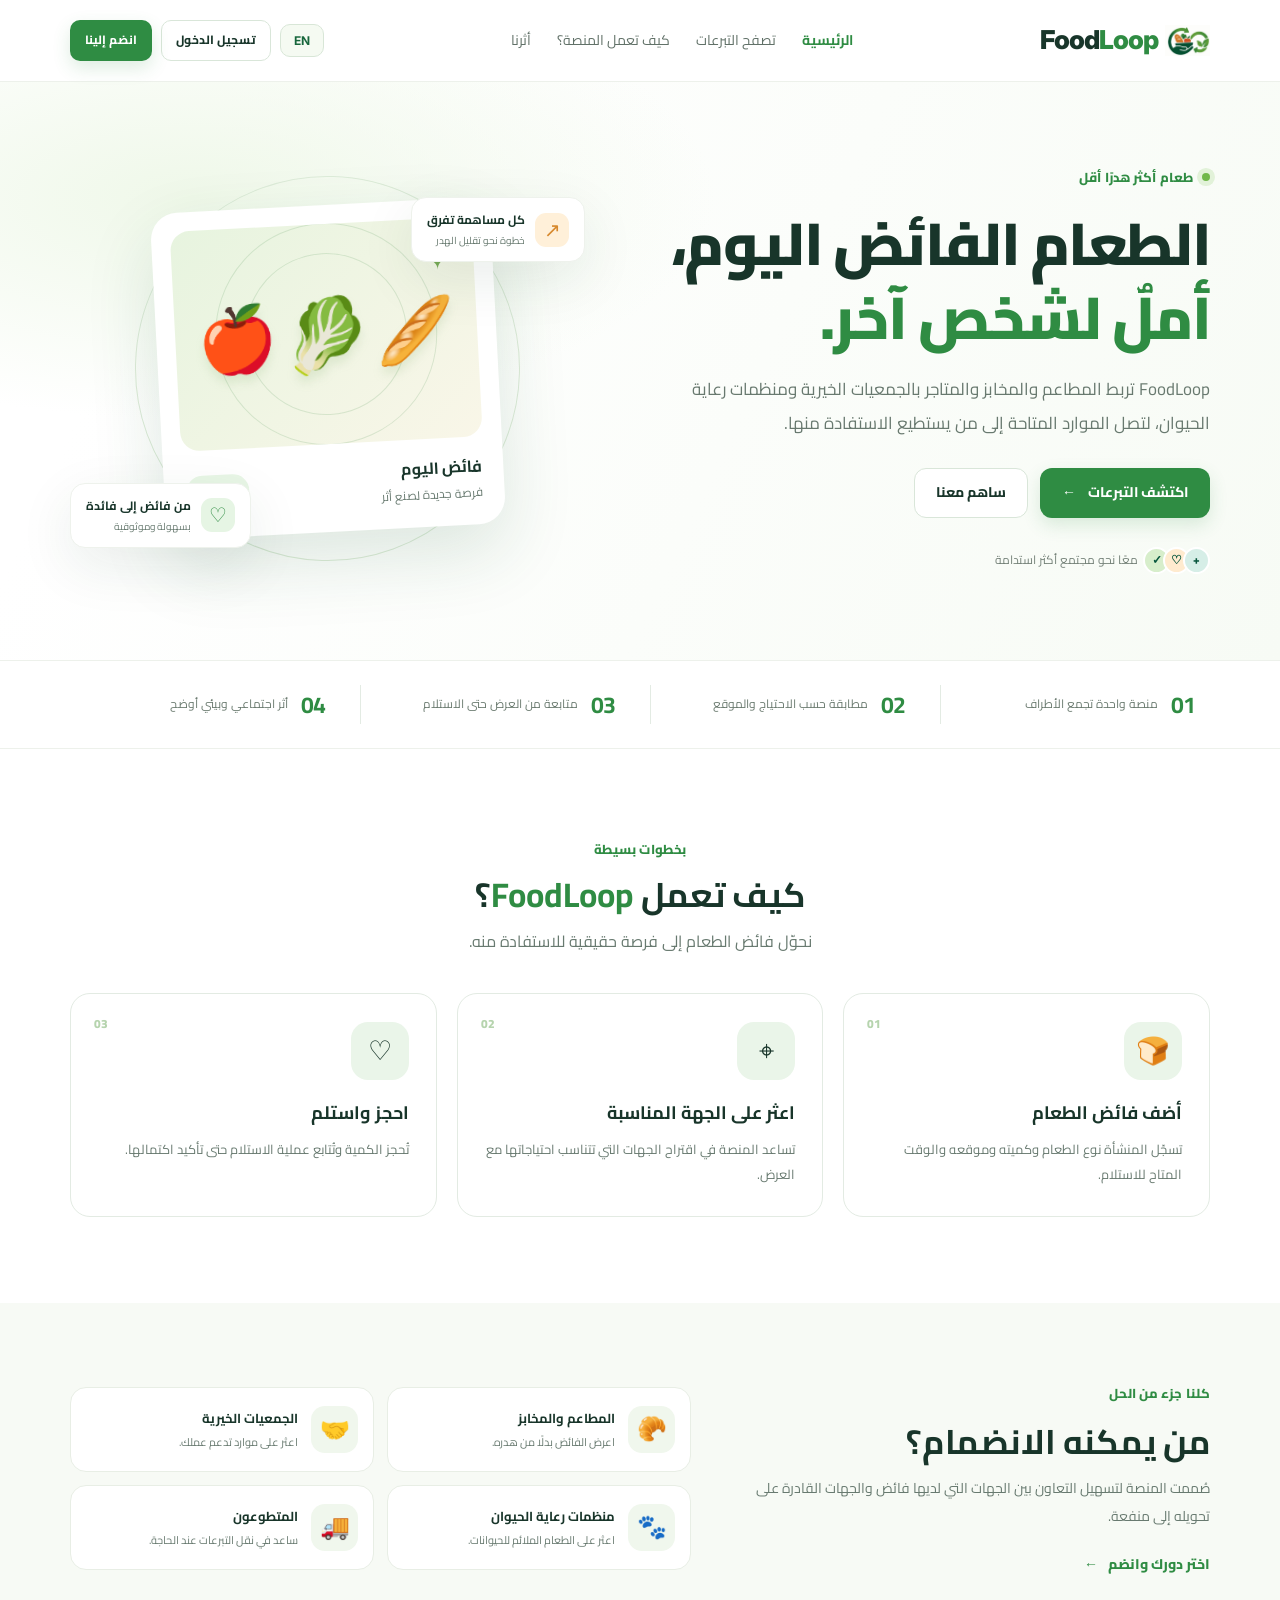
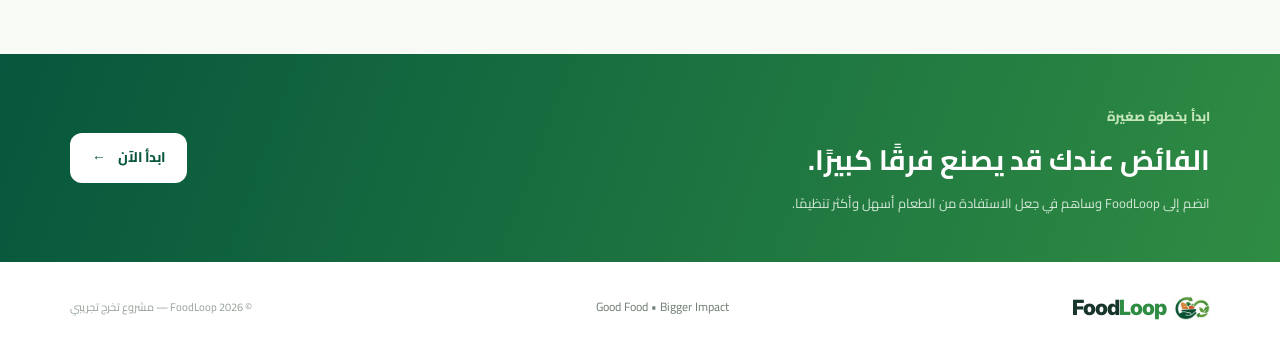
<file: index.html>
<!DOCTYPE html>
<html lang="ar" dir="rtl">
<head>
  <meta charset="UTF-8">
  <meta name="viewport" content="width=device-width, initial-scale=1.0">
  <meta name="description" content="FoodLoop منصة تربط فائض الطعام بالجمعيات والجهات القادرة على الاستفادة منه.">
  <title>FoodLoop | أنقذ الطعام، واصنع أثرًا</title>
  <link rel="stylesheet" href="styles.css">
  <script src="app.js" defer></script>
</head>
<body>
  <header class="site-header">
    <div class="container nav-wrap">
      <a class="brand" href="index.html" aria-label="FoodLoop الصفحة الرئيسية">
        <img class="brand-logo" src="foodloop-logo.png" alt="FoodLoop logo"><span class="brand-word">Food<span class="green">Loop</span></span>
      </a>
      <button class="menu-toggle" aria-label="فتح القائمة" aria-expanded="false">☰</button><button class="lang-toggle mobile-lang" type="button" aria-label="Switch language">EN</button>
      <nav class="main-nav" id="mainNav">
        <a class="active" href="index.html">الرئيسية</a>
        <a href="donations.html">تصفح التبرعات</a>
        <a href="#how-it-works">كيف تعمل المنصة؟</a>
        <a href="#impact">أثرنا</a>
      </nav>
      <div class="nav-actions"><button class="lang-toggle" type="button" aria-label="Switch language">EN</button>
        <a class="btn btn-outline btn-small" href="login.html">تسجيل الدخول</a>
        <a class="btn btn-primary btn-small" href="register.html">انضم إلينا</a>
      </div>
    </div>
  </header>

  <main>
    <section class="hero">
      <div class="container hero-grid">
        <div class="hero-copy">
          <span class="eyebrow"><span class="dot"></span> طعام أكثر هدرًا أقل</span>
          <h1>الطعام الفائض اليوم،<br><span class="green">أملٌ لشخص آخر.</span></h1>
          <p class="hero-text">FoodLoop تربط المطاعم والمخابز والمتاجر بالجمعيات الخيرية ومنظمات رعاية الحيوان، لتصل الموارد المتاحة إلى من يستطيع الاستفادة منها.</p>
          <div class="hero-actions">
            <a class="btn btn-primary" href="donations.html">اكتشف التبرعات <span>←</span></a>
            <a class="btn btn-outline" href="register.html">ساهم معنا</a>
          </div>
          <div class="trust-line"><span class="avatar-stack"><i>✓</i><i>♡</i><i>+</i></span><span>معًا نحو مجتمع أكثر استدامة</span></div>
        </div>
        <div class="hero-visual">
          <div class="visual-orbit orbit-one"></div><div class="visual-orbit orbit-two"></div>
          <div class="food-card">
            <div class="food-illustration"><span class="leaf leaf-a">✦</span><span class="produce">🥖</span><span class="produce">🥬</span><span class="produce">🍎</span></div>
            <div class="food-card-bottom"><div><strong>فائض اليوم</strong><small>فرصة جديدة لصنع أثر</small></div><span class="status-pill">متاح للتبرع</span></div>
          </div>
          <div class="floating-note note-top"><span class="note-icon">↗</span><div><strong>كل مساهمة تفرق</strong><small>خطوة نحو تقليل الهدر</small></div></div>
          <div class="floating-note note-bottom"><span class="note-icon green-bg">♡</span><div><strong>من فائض إلى فائدة</strong><small>بسهولة وموثوقية</small></div></div>
        </div>
      </div>
    </section>

    <section class="stats-strip" id="impact">
      <div class="container stats-grid">
        <div><strong>01</strong><span>منصة واحدة تجمع الأطراف</span></div>
        <div><strong>02</strong><span>مطابقة حسب الاحتياج والموقع</span></div>
        <div><strong>03</strong><span>متابعة من العرض حتى الاستلام</span></div>
        <div><strong>04</strong><span>أثر اجتماعي وبيئي أوضح</span></div>
      </div>
    </section>

    <section class="section" id="how-it-works">
      <div class="container">
        <div class="section-heading">
          <span class="eyebrow">بخطوات بسيطة</span>
          <h2>كيف تعمل <span class="green">FoodLoop</span>؟</h2>
          <p>نحوّل فائض الطعام إلى فرصة حقيقية للاستفادة منه.</p>
        </div>
        <div class="steps-grid">
          <article class="step-card"><div class="step-number">01</div><div class="step-icon">🍞</div><h3>أضف فائض الطعام</h3><p>تسجّل المنشأة نوع الطعام وكميته وموقعه والوقت المتاح للاستلام.</p></article>
          <article class="step-card"><div class="step-number">02</div><div class="step-icon">⌖</div><h3>اعثر على الجهة المناسبة</h3><p>تساعد المنصة في اقتراح الجهات التي تتناسب احتياجاتها مع العرض.</p></article>
          <article class="step-card"><div class="step-number">03</div><div class="step-icon">♡</div><h3>احجز واستلم</h3><p>تُحجز الكمية وتُتابع عملية الاستلام حتى تأكيد اكتمالها.</p></article>
        </div>
      </div>
    </section>

    <section class="audience-section">
      <div class="container audience-grid">
        <div class="audience-copy"><span class="eyebrow">كلنا جزء من الحل</span><h2>من يمكنه الانضمام؟</h2><p>صُممت المنصة لتسهيل التعاون بين الجهات التي لديها فائض والجهات القادرة على تحويله إلى منفعة.</p><a class="text-link" href="register.html">اختر دورك وانضم <span>←</span></a></div>
        <div class="audience-cards">
          <article class="audience-card"><span class="audience-icon">🥐</span><div><h3>المطاعم والمخابز</h3><p>اعرض الفائض بدلًا من هدره.</p></div></article>
          <article class="audience-card"><span class="audience-icon">🤝</span><div><h3>الجمعيات الخيرية</h3><p>اعثر على موارد تدعم عملك.</p></div></article>
          <article class="audience-card"><span class="audience-icon">🐾</span><div><h3>منظمات رعاية الحيوان</h3><p>اعثر على الطعام الملائم للحيوانات.</p></div></article>
          <article class="audience-card"><span class="audience-icon">🚚</span><div><h3>المتطوعون</h3><p>ساعد في نقل التبرعات عند الحاجة.</p></div></article>
        </div>
      </div>
    </section>

    <section class="cta-section">
      <div class="container cta-inner"><div><span class="eyebrow light">ابدأ بخطوة صغيرة</span><h2>الفائض عندك قد يصنع فرقًا كبيرًا.</h2><p>انضم إلى FoodLoop وساهم في جعل الاستفادة من الطعام أسهل وأكثر تنظيمًا.</p></div><a class="btn btn-light" href="register.html">ابدأ الآن <span>←</span></a></div>
    </section>
  </main>

  <footer class="site-footer"><div class="container footer-inner"><a class="brand footer-brand" href="index.html"><img class="brand-logo" src="foodloop-logo.png" alt="FoodLoop logo"><span class="brand-word">Food<span class="green">Loop</span></span></a><p>Good Food • Bigger Impact</p><span class="copyright">© <span id="year"></span> FoodLoop — مشروع تخرج تجريبي</span></div></footer>
</body>
</html>
</file>
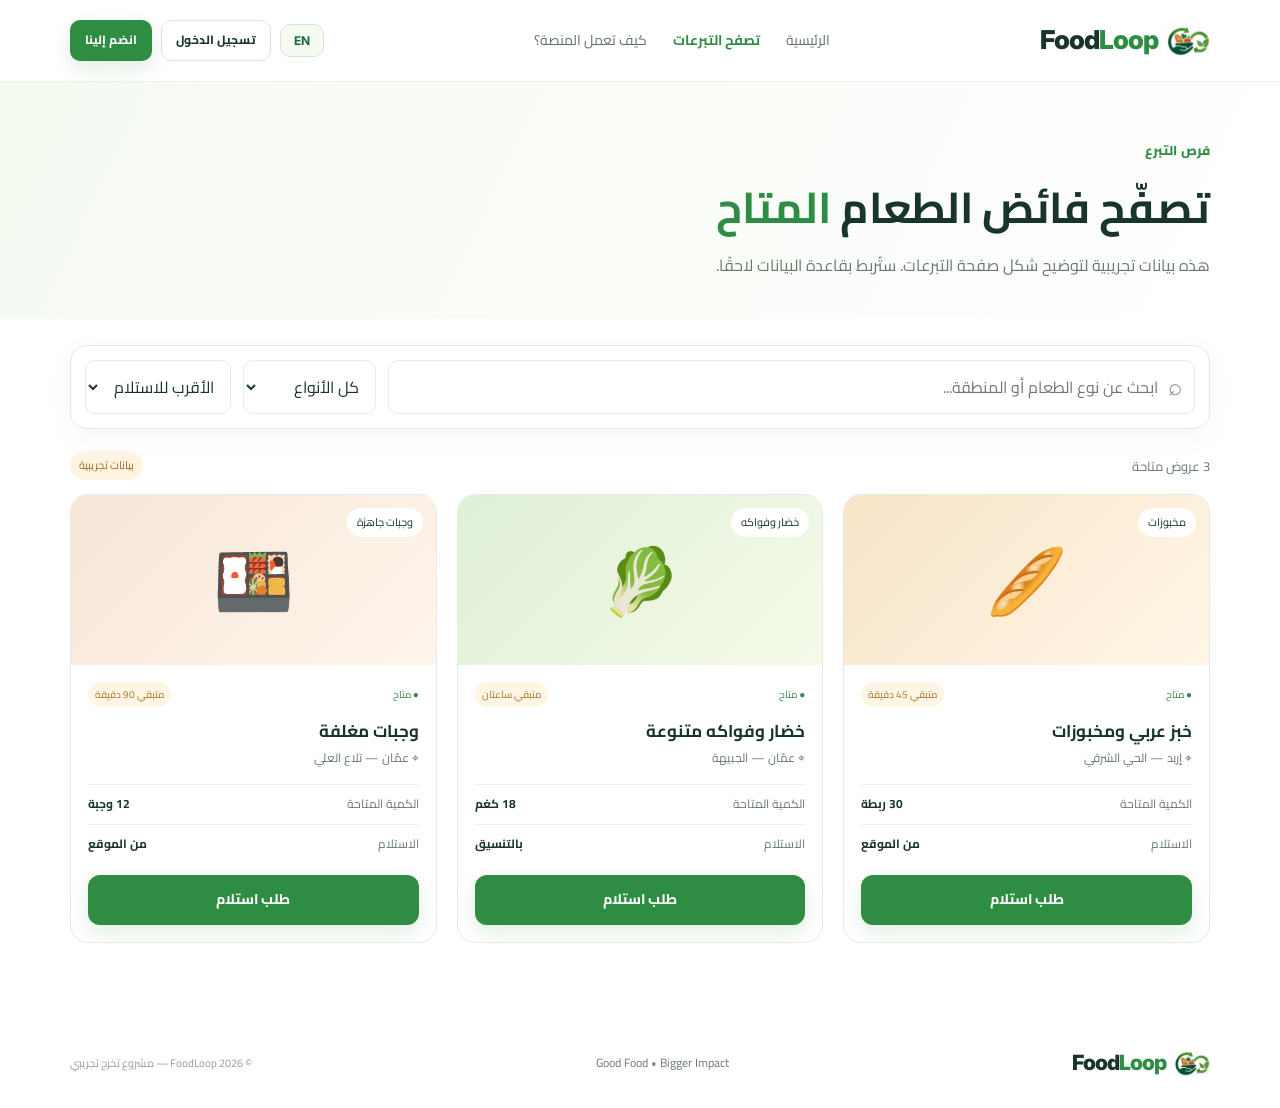
<file: donations.html>
<!DOCTYPE html>
<html lang="ar" dir="rtl">
<head><meta charset="UTF-8"><meta name="viewport" content="width=device-width, initial-scale=1.0"><title>التبرعات المتاحة | FoodLoop</title><link rel="stylesheet" href="styles.css"><script src="app.js" defer></script></head>
<body>
<header class="site-header"><div class="container nav-wrap"><a class="brand" href="index.html"><img class="brand-logo" src="foodloop-logo.png" alt="FoodLoop logo"><span class="brand-word">Food<span class="green">Loop</span></span></a><button class="menu-toggle" aria-label="فتح القائمة" aria-expanded="false">☰</button><button class="lang-toggle mobile-lang" type="button" aria-label="Switch language">EN</button><nav class="main-nav" id="mainNav"><a href="index.html">الرئيسية</a><a class="active" href="donations.html">تصفح التبرعات</a><a href="index.html#how-it-works">كيف تعمل المنصة؟</a></nav><div class="nav-actions"><button class="lang-toggle" type="button" aria-label="Switch language">EN</button><a class="btn btn-outline btn-small" href="login.html">تسجيل الدخول</a><a class="btn btn-primary btn-small" href="register.html">انضم إلينا</a></div></div></header>
<main class="page-main"><section class="page-hero"><div class="container"><span class="eyebrow">فرص التبرع</span><h1>تصفّح فائض الطعام <span class="green">المتاح</span></h1><p>هذه بيانات تجريبية لتوضيح شكل صفحة التبرعات. ستُربط بقاعدة البيانات لاحقًا.</p></div></section>
<section class="container listing-section"><div class="filter-panel"><label class="search-box"><span>⌕</span><input id="donationSearch" type="search" placeholder="ابحث عن نوع الطعام أو المنطقة..."></label><select id="categoryFilter" aria-label="تصفية حسب النوع"><option value="all">كل الأنواع</option><option value="bakery">مخبوزات</option><option value="produce">خضار وفواكه</option><option value="meals">وجبات جاهزة</option></select><select id="sortFilter" aria-label="ترتيب العروض"><option value="urgent">الأقرب للاستلام</option><option value="quantity">الكمية الأكبر</option></select></div>
<div class="results-line"><span id="resultsCount">3 عروض متاحة</span><span class="demo-label">بيانات تجريبية</span></div>
<div class="donations-grid" id="donationsGrid">
<article class="donation-card" data-category="bakery" data-name="خبز عربي ومخبوزات" data-location="إربد الحي الشرقي" data-minutes="45" data-quantity="30"><div class="donation-image bread-image"><span>🥖</span><span class="food-tag">مخبوزات</span></div><div class="donation-content"><div class="card-topline"><span class="status-dot">● متاح</span><span class="time-left">متبقي 45 دقيقة</span></div><h3>خبز عربي ومخبوزات</h3><p class="location">⌖ إربد — الحي الشرقي</p><div class="donation-meta"><span>الكمية المتاحة</span><strong>30 ربطة</strong></div><div class="donation-meta"><span>الاستلام</span><strong>من الموقع</strong></div><button class="btn btn-primary btn-full reserve-btn" data-item="خبز عربي ومخبوزات">طلب استلام</button></div></article>
<article class="donation-card" data-category="produce" data-name="خضار وفواكه متنوعة" data-location="عمّان الجبيهة" data-minutes="120" data-quantity="18"><div class="donation-image produce-image"><span>🥬</span><span class="food-tag">خضار وفواكه</span></div><div class="donation-content"><div class="card-topline"><span class="status-dot">● متاح</span><span class="time-left">متبقي ساعتان</span></div><h3>خضار وفواكه متنوعة</h3><p class="location">⌖ عمّان — الجبيهة</p><div class="donation-meta"><span>الكمية المتاحة</span><strong>18 كغم</strong></div><div class="donation-meta"><span>الاستلام</span><strong>بالتنسيق</strong></div><button class="btn btn-primary btn-full reserve-btn" data-item="خضار وفواكه متنوعة">طلب استلام</button></div></article>
<article class="donation-card" data-category="meals" data-name="وجبات مغلفة" data-location="عمّان تلاع العلي" data-minutes="90" data-quantity="12"><div class="donation-image meals-image"><span>🍱</span><span class="food-tag">وجبات جاهزة</span></div><div class="donation-content"><div class="card-topline"><span class="status-dot">● متاح</span><span class="time-left">متبقي 90 دقيقة</span></div><h3>وجبات مغلفة</h3><p class="location">⌖ عمّان — تلاع العلي</p><div class="donation-meta"><span>الكمية المتاحة</span><strong>12 وجبة</strong></div><div class="donation-meta"><span>الاستلام</span><strong>من الموقع</strong></div><button class="btn btn-primary btn-full reserve-btn" data-item="وجبات مغلفة">طلب استلام</button></div></article>
</div><div class="empty-state hidden" id="emptyState"><span>⌕</span><h3>لم نعثر على عروض مطابقة</h3><p>جرّب تغيير كلمات البحث أو خيارات التصفية.</p></div>
</section></main>
<footer class="site-footer"><div class="container footer-inner"><a class="brand footer-brand" href="index.html"><img class="brand-logo" src="foodloop-logo.png" alt="FoodLoop logo"><span class="brand-word">Food<span class="green">Loop</span></span></a><p>Good Food • Bigger Impact</p><span class="copyright">© <span id="year"></span> FoodLoop — مشروع تخرج تجريبي</span></div></footer>
<div class="toast" id="toast" role="status" aria-live="polite"></div>
</body></html>
</file>
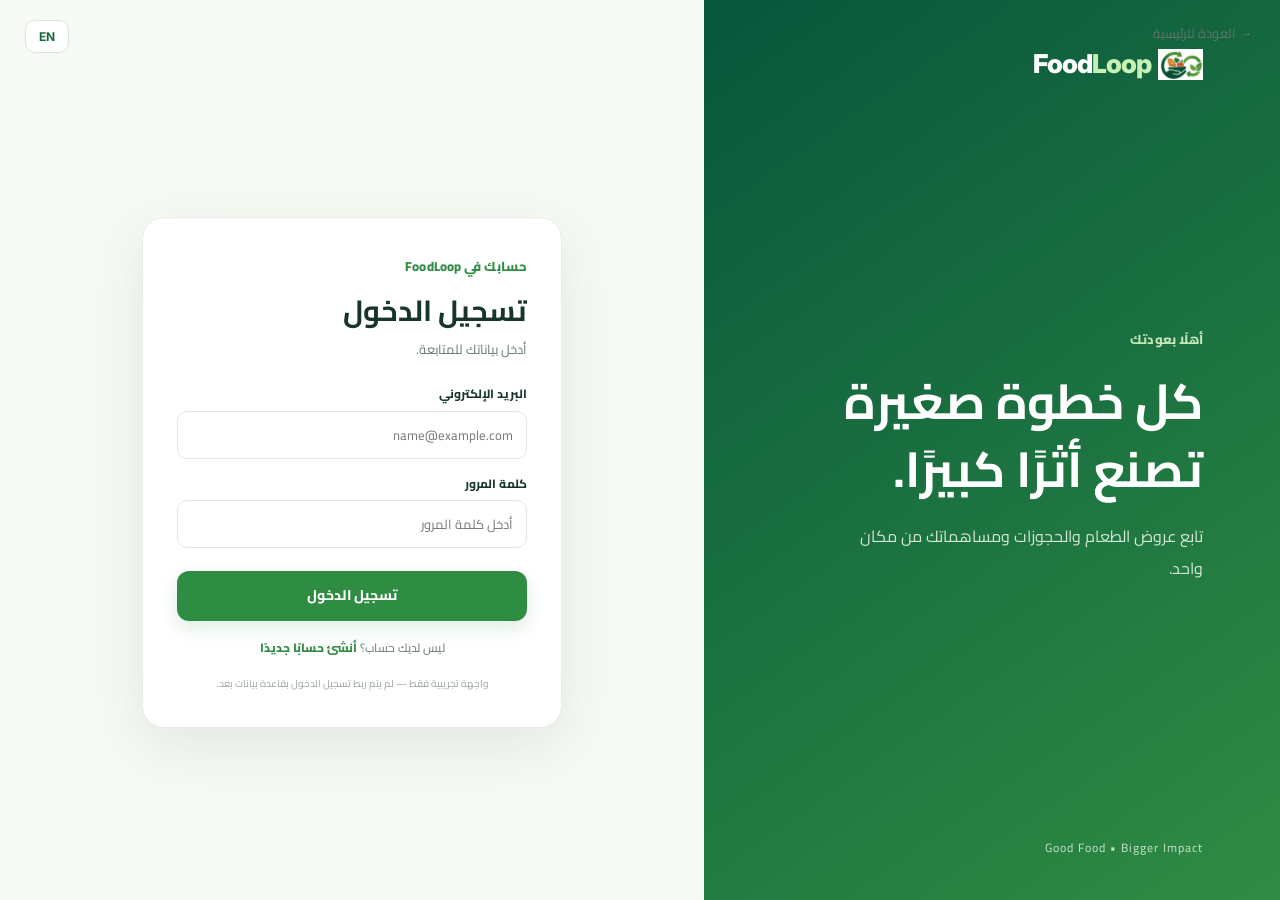
<file: login.html>
<!DOCTYPE html>
<html lang="ar" dir="rtl"><head><meta charset="UTF-8"><meta name="viewport" content="width=device-width, initial-scale=1.0"><title>تسجيل الدخول | FoodLoop</title><link rel="stylesheet" href="styles.css"><script src="app.js" defer></script></head>
<body class="auth-body"><button class="lang-toggle auth-lang" type="button" aria-label="Switch language">EN</button><a class="auth-back" href="index.html">→ العودة للرئيسية</a><main class="auth-layout"><section class="auth-aside"><a class="brand" href="index.html"><img class="brand-logo" src="foodloop-logo.png" alt="FoodLoop logo"><span class="brand-word">Food<span class="green">Loop</span></span></a><div><span class="eyebrow light">أهلًا بعودتك</span><h1>كل خطوة صغيرة<br>تصنع أثرًا كبيرًا.</h1><p>تابع عروض الطعام والحجوزات ومساهماتك من مكان واحد.</p></div><span class="auth-tagline">Good Food • Bigger Impact</span></section><section class="auth-content"><form class="auth-form" id="loginForm"><span class="eyebrow">حسابك في FoodLoop</span><h2>تسجيل الدخول</h2><p class="muted">أدخل بياناتك للمتابعة.</p><label for="email">البريد الإلكتروني</label><input id="email" name="email" type="email" placeholder="name@example.com" required><label for="password">كلمة المرور</label><input id="password" name="password" type="password" placeholder="أدخل كلمة المرور" minlength="6" required><button class="btn btn-primary btn-full" type="submit">تسجيل الدخول</button><p class="form-note" id="formMessage" role="status"></p><p class="auth-switch">ليس لديك حساب؟ <a href="register.html">أنشئ حسابًا جديدًا</a></p><p class="demo-note">واجهة تجريبية فقط — لم يتم ربط تسجيل الدخول بقاعدة بيانات بعد.</p></form></section></main></body></html>
</file>
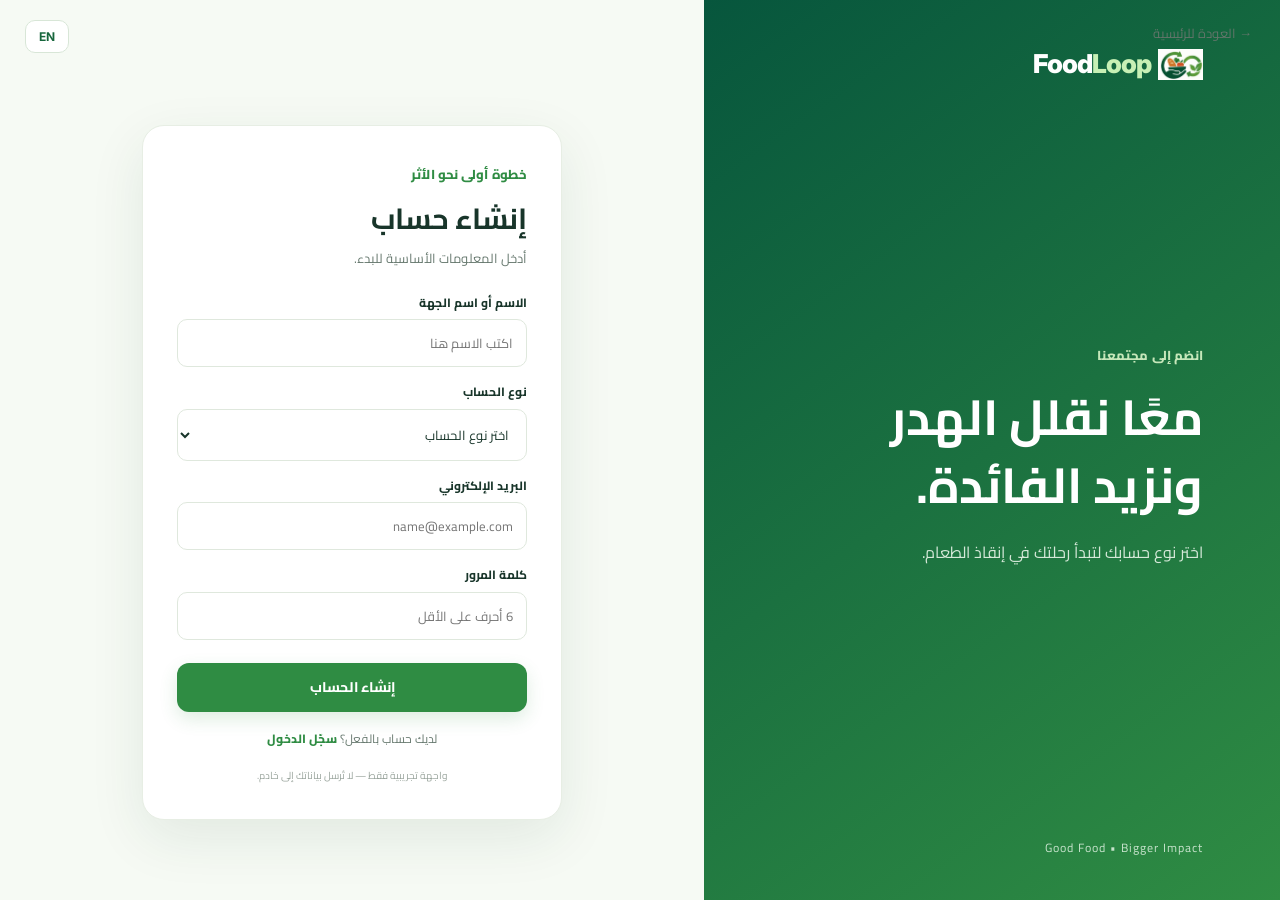
<file: register.html>
<!DOCTYPE html>
<html lang="ar" dir="rtl"><head><meta charset="UTF-8"><meta name="viewport" content="width=device-width, initial-scale=1.0"><title>إنشاء حساب | FoodLoop</title><link rel="stylesheet" href="styles.css"><script src="app.js" defer></script></head>
<body class="auth-body"><button class="lang-toggle auth-lang" type="button" aria-label="Switch language">EN</button><a class="auth-back" href="index.html">→ العودة للرئيسية</a><main class="auth-layout"><section class="auth-aside"><a class="brand" href="index.html"><img class="brand-logo" src="foodloop-logo.png" alt="FoodLoop logo"><span class="brand-word">Food<span class="green">Loop</span></span></a><div><span class="eyebrow light">انضم إلى مجتمعنا</span><h1>معًا نقلل الهدر<br>ونزيد الفائدة.</h1><p>اختر نوع حسابك لتبدأ رحلتك في إنقاذ الطعام.</p></div><span class="auth-tagline">Good Food • Bigger Impact</span></section><section class="auth-content"><form class="auth-form" id="registerForm"><span class="eyebrow">خطوة أولى نحو الأثر</span><h2>إنشاء حساب</h2><p class="muted">أدخل المعلومات الأساسية للبدء.</p><label for="fullName">الاسم أو اسم الجهة</label><input id="fullName" name="fullName" type="text" placeholder="اكتب الاسم هنا" required minlength="2"><label for="role">نوع الحساب</label><select id="role" name="role" required><option value="">اختر نوع الحساب</option><option value="donor">مطعم أو مخبز أو متجر</option><option value="charity">جمعية خيرية</option><option value="animal">منظمة رعاية حيوان</option><option value="volunteer">متطوع</option></select><label for="regEmail">البريد الإلكتروني</label><input id="regEmail" name="email" type="email" placeholder="name@example.com" required><label for="regPassword">كلمة المرور</label><input id="regPassword" name="password" type="password" placeholder="6 أحرف على الأقل" minlength="6" required><button class="btn btn-primary btn-full" type="submit">إنشاء الحساب</button><p class="form-note" id="registerMessage" role="status"></p><p class="auth-switch">لديك حساب بالفعل؟ <a href="login.html">سجّل الدخول</a></p><p class="demo-note">واجهة تجريبية فقط — لا تُرسل بياناتك إلى خادم.</p></form></section></main></body></html>
</file>
<file: styles.css>
@import url('https://fonts.googleapis.com/css2?family=Cairo:wght@400;500;600;700;800;900&family=Inter:wght@400;500;600;700;800&display=swap');
:root{--green:#2f8c43;--green-dark:#07563d;--green-light:#eaf5e9;--ink:#18352a;--muted:#687a70;--cream:#f7faf5;--line:#e3ebe3;--orange:#f2a34b;--white:#fff;--shadow:0 18px 55px rgba(20,70,42,.09)}
*{box-sizing:border-box}html{scroll-behavior:smooth}body{margin:0;font-family:"Cairo","Segoe UI",Tahoma,Arial,sans-serif;color:var(--ink);background:#fff;line-height:1.7}a{color:inherit;text-decoration:none}button,input,select{font:inherit}.container{width:min(1140px,calc(100% - 40px));margin-inline:auto}.green{color:var(--green)}.site-header{height:82px;background:rgba(255,255,255,.95);border-bottom:1px solid #edf1eb;display:flex;align-items:center;position:sticky;top:0;z-index:20;backdrop-filter:blur(12px)}.nav-wrap{display:flex;align-items:center;justify-content:space-between;gap:25px}.brand{display:inline-flex;align-items:center;gap:8px;font-size:26px;font-weight:850;letter-spacing:-1px;white-space:nowrap}.brand-mark{width:37px;height:37px;display:grid;place-items:center;border-radius:12px;background:var(--green-light);color:var(--green);font-size:32px;line-height:1}.main-nav{display:flex;align-items:center;gap:26px;font-size:14px;color:#617168}.main-nav a{transition:.2s}.main-nav a:hover,.main-nav a.active{color:var(--green);font-weight:700}.nav-actions{display:flex;gap:9px;align-items:center}.btn{border:1px solid transparent;border-radius:12px;padding:12px 21px;display:inline-flex;align-items:center;justify-content:center;gap:12px;font-weight:750;font-size:14px;cursor:pointer;transition:transform .2s,background .2s,border-color .2s}.btn:hover{transform:translateY(-2px)}.btn-primary{background:var(--green);color:#fff;box-shadow:0 7px 18px rgba(47,140,67,.16)}.btn-primary:hover{background:#267638}.btn-outline{border-color:#d9e6d9;color:var(--ink);background:#fff}.btn-outline:hover{border-color:var(--green);color:var(--green)}.btn-light{background:#fff;color:var(--green-dark)}.btn-small{padding:9px 14px;font-size:12px;border-radius:10px}.btn-full{width:100%}.menu-toggle{display:none;background:transparent;border:0;font-size:25px;color:var(--ink);cursor:pointer}
.hero{overflow:hidden;background:radial-gradient(ellipse at 15% 20%,#eff8e9 0,transparent 34%),linear-gradient(115deg,#fff 15%,#f7fbf5 100%);padding:76px 0 82px}.hero-grid{display:grid;grid-template-columns:1.05fr .95fr;align-items:center;gap:55px}.eyebrow{display:inline-flex;align-items:center;gap:9px;color:var(--green);font-size:13px;font-weight:800;letter-spacing:.1px}.dot{width:8px;height:8px;background:#71b84b;border-radius:50%;box-shadow:0 0 0 5px #e2f2d9}.hero h1{font-size:clamp(38px,4.6vw,59px);line-height:1.25;letter-spacing:-1.7px;margin:18px 0 18px;font-weight:850}.hero-text{max-width:570px;color:#68796f;font-size:17px;line-height:2;margin:0}.hero-actions{display:flex;gap:12px;margin-top:28px;flex-wrap:wrap}.trust-line{display:flex;align-items:center;gap:12px;color:#748178;font-size:12px;margin-top:29px}.avatar-stack{display:flex;direction:ltr}.avatar-stack i{font-style:normal;width:27px;height:27px;border:2px solid #fff;border-radius:50%;display:grid;place-items:center;background:#d7eecb;color:var(--green-dark);margin-left:-7px;font-size:12px;font-weight:800}.avatar-stack i:nth-child(2){background:#ffebcf}.avatar-stack i:nth-child(3){background:#d6eee7}.hero-visual{height:420px;position:relative;display:grid;place-items:center}.visual-orbit{position:absolute;border:1px solid #dcebd8;border-radius:50%;transform:rotate(-20deg)}.orbit-one{width:385px;height:385px}.orbit-two{width:310px;height:310px;border-style:dashed}.food-card{z-index:1;width:min(340px,85%);background:#fff;border-radius:27px;padding:19px;box-shadow:0 28px 70px rgba(31,91,49,.14);transform:rotate(-3deg)}.food-illustration{height:220px;border-radius:19px;background:linear-gradient(135deg,#e7f4df,#f9f6e8);display:flex;align-items:center;justify-content:center;gap:4px;position:relative;overflow:hidden}.food-illustration:before,.food-illustration:after{content:"";position:absolute;border-radius:50%;border:1px solid rgba(63,135,70,.16);width:220px;height:220px}.food-illustration:after{width:160px;height:160px}.produce{font-size:64px;filter:drop-shadow(0 8px 5px #6d9d5b25);z-index:1}.produce:nth-of-type(3){font-size:72px}.leaf{position:absolute;right:25px;top:18px;color:#77aa56;font-size:28px}.food-card-bottom{display:flex;align-items:center;justify-content:space-between;padding:16px 3px 2px;gap:8px}.food-card-bottom strong,.food-card-bottom small{display:block}.food-card-bottom strong{font-size:16px}.food-card-bottom small{color:var(--muted);font-size:12px;margin-top:3px}.status-pill{font-size:11px;background:#e8f6e6;color:#2b873e;padding:7px 10px;border-radius:20px;white-space:nowrap}.floating-note{position:absolute;z-index:2;display:flex;align-items:center;gap:10px;background:#fff;border:1px solid #eef2ec;border-radius:15px;padding:12px 15px;box-shadow:var(--shadow)}.note-top{top:39px;right:0}.note-bottom{bottom:30px;left:0}.note-icon{width:34px;height:34px;border-radius:11px;display:grid;place-items:center;background:#fff0d9;color:#d7892d;font-size:20px}.green-bg{background:#e6f5e4;color:var(--green)}.floating-note strong,.floating-note small{display:block}.floating-note strong{font-size:12px}.floating-note small{font-size:10px;color:var(--muted);margin-top:2px}
.stats-strip{border-block:1px solid #edf1eb;background:#fff}.stats-grid{display:grid;grid-template-columns:repeat(4,1fr);padding:24px 0;gap:20px}.stats-grid div{display:flex;align-items:center;gap:13px;border-left:1px solid var(--line);padding-inline:15px}.stats-grid div:last-child{border:0}.stats-grid strong{font-size:23px;color:var(--green);letter-spacing:-1px}.stats-grid span{font-size:12px;color:#6b7b70}.section{padding:86px 0}.section-heading{text-align:center;margin-bottom:38px}.section-heading h2,.audience-copy h2{font-size:34px;line-height:1.35;margin:10px 0}.section-heading p,.audience-copy>p{color:var(--muted);margin:0}.steps-grid{display:grid;grid-template-columns:repeat(3,1fr);gap:20px}.step-card{position:relative;padding:28px 27px 30px;border:1px solid var(--line);border-radius:20px;background:#fff;transition:.25s}.step-card:hover{transform:translateY(-5px);box-shadow:var(--shadow);border-color:#cfe4cb}.step-number{position:absolute;left:23px;top:20px;font-size:12px;font-weight:850;color:#b6d4ae}.step-icon{width:58px;height:58px;border-radius:17px;display:grid;place-items:center;background:var(--green-light);font-size:27px;margin-bottom:18px}.step-card h3{font-size:18px;margin:0 0 8px}.step-card p{font-size:13px;line-height:1.9;color:var(--muted);margin:0}.audience-section{background:var(--cream);padding:76px 0}.audience-grid{display:grid;grid-template-columns:.85fr 1.15fr;gap:60px;align-items:center}.audience-copy h2{margin-top:12px}.audience-copy>p{font-size:14px;line-height:2}.text-link{display:inline-flex;gap:10px;color:var(--green);font-weight:800;font-size:14px;margin-top:23px}.audience-cards{display:grid;grid-template-columns:1fr 1fr;gap:13px}.audience-card{display:flex;align-items:center;gap:13px;background:#fff;border:1px solid #e8eee5;padding:18px 15px;border-radius:16px}.audience-icon{width:47px;height:47px;flex-shrink:0;display:grid;place-items:center;border-radius:14px;background:#f0f7ed;font-size:24px}.audience-card h3{font-size:13px;margin:0 0 4px}.audience-card p{font-size:11px;color:var(--muted);margin:0}.cta-section{background:linear-gradient(110deg,#07563d,#2f8c43);padding:48px 0;color:#fff}.cta-inner{display:flex;justify-content:space-between;align-items:center;gap:30px}.eyebrow.light{color:#c6e7ba}.cta-inner h2{font-size:28px;margin:8px 0}.cta-inner p{margin:0;color:#d5e9d9;font-size:13px}.site-footer{padding:23px 0;background:#fff}.footer-inner{display:flex;align-items:center;justify-content:space-between;gap:15px;flex-wrap:wrap}.footer-brand{font-size:21px}.footer-brand .brand-mark{width:31px;height:31px;font-size:27px}.footer-inner p{color:#6e7c72;font-size:12px}.copyright{font-size:11px;color:#93a097}
.page-main{min-height:70vh}.page-hero{background:linear-gradient(115deg,#f5faf1,#fff);padding:54px 0 40px}.page-hero h1{font-size:clamp(30px,4vw,43px);margin:8px 0}.page-hero p{color:var(--muted);margin:0}.listing-section{padding-top:26px;padding-bottom:75px}.filter-panel{display:flex;gap:12px;padding:14px;border:1px solid var(--line);border-radius:16px;background:#fff;box-shadow:0 8px 30px rgba(20,70,42,.04)}.search-box{flex:1;display:flex;align-items:center;gap:10px;padding:0 12px;border:1px solid #e6ede4;border-radius:10px;color:#809086}.search-box span{font-size:24px}.search-box input{border:0;outline:0;width:100%;min-width:0;padding:10px 0;background:transparent}.filter-panel select,.auth-form select{border:1px solid #e6ede4;border-radius:10px;background:#fff;padding:10px 12px;color:var(--ink);outline-color:#83bc7b}.results-line{display:flex;justify-content:space-between;align-items:center;margin:22px 0 14px;font-size:13px;color:#68796f}.demo-label{font-size:11px;padding:5px 9px;background:#fff4e2;color:#a56a1b;border-radius:20px}.donations-grid{display:grid;grid-template-columns:repeat(3,1fr);gap:20px}.donation-card{border:1px solid var(--line);border-radius:18px;overflow:hidden;background:#fff;transition:.2s}.donation-card:hover{box-shadow:var(--shadow);transform:translateY(-3px)}.donation-image{height:170px;display:grid;place-items:center;position:relative;font-size:65px}.bread-image{background:linear-gradient(135deg,#f8e5c9,#fff5e6)}.produce-image{background:linear-gradient(135deg,#e0f0d7,#f4fae9)}.meals-image{background:linear-gradient(135deg,#f7e6d7,#fff5ec)}.food-tag{position:absolute;top:13px;right:13px;background:#fff;color:var(--ink);font-size:11px;border-radius:20px;padding:5px 10px}.donation-content{padding:17px}.card-topline{display:flex;justify-content:space-between;align-items:center;gap:5px;font-size:10px}.status-dot{color:#36884a}.time-left{color:#ad7627;background:#fff5e5;border-radius:20px;padding:4px 7px}.donation-content h3{font-size:17px;margin:10px 0 2px}.location{font-size:12px;color:var(--muted);margin:0 0 16px}.donation-meta{display:flex;justify-content:space-between;padding:9px 0;border-top:1px solid #eef2ec;font-size:12px;color:var(--muted)}.donation-meta strong{color:var(--ink)}.donation-content .btn{margin-top:12px}.empty-state{text-align:center;padding:55px 20px;color:var(--muted)}.empty-state>span{font-size:45px}.empty-state h3{color:var(--ink);margin-bottom:0}.hidden{display:none!important}.toast{position:fixed;bottom:25px;right:50%;transform:translate(50%,20px);opacity:0;pointer-events:none;background:#173c2c;color:#fff;padding:13px 20px;border-radius:12px;box-shadow:var(--shadow);z-index:50;transition:.25s;font-size:13px;max-width:calc(100% - 30px);text-align:center}.toast.show{opacity:1;transform:translate(50%,0)}
.auth-body{min-height:100vh;background:#f6faf4}.auth-back{position:absolute;top:22px;right:28px;z-index:2;font-size:13px;color:#62756a}.auth-layout{min-height:100vh;display:grid;grid-template-columns:.9fr 1.1fr}.auth-aside{background:linear-gradient(145deg,#07563d,#2f8c43);color:#fff;padding:42px clamp(25px,6vw,85px);display:flex;flex-direction:column;justify-content:space-between;min-height:100vh}.auth-aside .brand{align-self:flex-start}.auth-aside .brand-mark{background:#ffffff20;color:#fff}.auth-aside .green{color:#c7f0b5}.auth-aside h1{font-size:clamp(35px,4vw,49px);line-height:1.4;margin:15px 0}.auth-aside p{color:#d5e8d8;max-width:360px;line-height:2}.auth-tagline{color:#c7e3cc;font-size:12px;letter-spacing:1px}.auth-content{display:grid;place-items:center;padding:85px 25px 40px}.auth-form{width:min(420px,100%);background:#fff;padding:34px;border:1px solid #e7eee4;border-radius:22px;box-shadow:var(--shadow)}.auth-form h2{font-size:29px;margin:7px 0 0}.muted{font-size:13px;color:var(--muted);margin:3px 0 24px}.auth-form label{display:block;font-size:12px;font-weight:750;margin:15px 0 6px}.auth-form input,.auth-form select{display:block;width:100%;padding:12px 13px;border:1px solid #dfe8dd;border-radius:10px;background:#fff;outline-color:#7db878;font-size:13px}.auth-form .btn{margin-top:23px}.form-note{font-size:12px;line-height:1.8;color:var(--green-dark)}.auth-switch{text-align:center;font-size:12px;color:var(--muted);margin:17px 0 0}.auth-switch a{color:var(--green);font-weight:800}.demo-note{font-size:10px;color:#9aa59d;text-align:center;margin:17px 0 0;line-height:1.8}
@media(max-width:900px){.main-nav{gap:14px}.hero-grid{gap:20px}.hero h1{font-size:44px}.hero-visual{transform:scale(.9)}.nav-actions .btn-small{padding:8px 10px}.audience-grid{gap:30px}.stats-grid{grid-template-columns:1fr 1fr}.stats-grid div:nth-child(2){border:0}.donations-grid{grid-template-columns:repeat(2,1fr)}}
@media(max-width:700px){.container{width:min(100% - 30px,520px)}.site-header{height:70px}.nav-wrap{gap:10px}.brand{font-size:23px}.menu-toggle{display:block;margin-right:auto}.main-nav{display:none;position:absolute;top:69px;right:0;left:0;background:#fff;border-bottom:1px solid var(--line);padding:18px 25px;flex-direction:column;align-items:stretch;gap:15px;box-shadow:0 14px 20px #123b1a10}.main-nav.is-open{display:flex}.nav-actions{display:none}.hero{padding:47px 0 35px}.hero-grid{grid-template-columns:1fr;gap:10px}.hero-copy{text-align:center}.hero .eyebrow{justify-content:center}.hero h1{font-size:39px}.hero-text{font-size:14px}.hero-actions{justify-content:center}.trust-line{justify-content:center}.hero-visual{height:345px;transform:scale(.88);margin-top:-5px}.orbit-one{width:330px;height:330px}.orbit-two{width:270px;height:270px}.food-card{width:300px}.food-illustration{height:180px}.produce{font-size:54px}.note-top{right:-4px;top:25px}.note-bottom{left:-4px;bottom:12px}.stats-grid{gap:15px;padding:20px 0}.stats-grid div{padding-inline:5px;gap:9px}.stats-grid strong{font-size:20px}.stats-grid span{font-size:10px}.section{padding:58px 0}.section-heading h2,.audience-copy h2{font-size:28px}.steps-grid{grid-template-columns:1fr;gap:12px}.step-card{padding:22px}.step-icon{margin-bottom:10px}.audience-section{padding:55px 0}.audience-grid{grid-template-columns:1fr;gap:25px}.audience-cards{gap:10px}.audience-card{padding:12px 10px;gap:8px}.audience-icon{width:38px;height:38px;font-size:20px}.audience-card h3{font-size:11px}.audience-card p{font-size:10px}.cta-inner{align-items:flex-start;flex-direction:column}.cta-inner h2{font-size:24px}.footer-inner{justify-content:center;text-align:center;flex-direction:column;gap:4px}.page-hero{padding:38px 0 30px}.page-hero h1{font-size:31px}.filter-panel{flex-direction:column}.filter-panel select{width:100%}.donations-grid{grid-template-columns:1fr}.donation-image{height:190px}.auth-layout{grid-template-columns:1fr}.auth-aside{min-height:auto;padding:30px 25px 25px;gap:35px}.auth-aside>div{padding:15px 0}.auth-aside h1{font-size:34px}.auth-tagline{display:none}.auth-content{padding:25px 15px 35px}.auth-form{padding:25px 22px}.auth-back{top:12px;left:15px;right:auto;color:#e4f2e5;font-size:11px}.auth-aside .brand{margin-top:15px}}
@media(prefers-reduced-motion:reduce){*,*::before,*::after{scroll-behavior:auto!important;transition:none!important}}

/* Logo and bilingual interface */
.brand{gap:7px}.brand-logo{width:45px;height:45px;object-fit:contain;display:block}.brand-word{direction:ltr;unicode-bidi:isolate;font-family:Inter,Arial,sans-serif;font-weight:850;letter-spacing:-1px}.footer-brand .brand-logo{width:37px;height:37px}.lang-toggle{border:1px solid #d8e6d7;background:#f5faf2;color:#17663c;border-radius:10px;padding:8px 12px;font:700 12px Inter,Arial,sans-serif;cursor:pointer;min-width:44px;transition:.2s}.lang-toggle:hover{background:#e5f3e1;border-color:#9fc99a}.auth-lang{position:fixed;top:20px;left:25px;z-index:5;background:#fff}.auth-body:lang(en),body.lang-en{font-family:Inter,"Segoe UI",Arial,sans-serif;direction:ltr}.lang-en .brand-word{direction:ltr}.lang-en .main-nav{direction:ltr}.lang-en .hero-copy,.lang-en .section-heading,.lang-en .audience-copy{text-align:left}.lang-en .stats-grid div{border-left:0;border-right:1px solid var(--line)}.lang-en .stats-grid div:last-child{border:0}.lang-en .step-number{left:auto;right:23px}.lang-en .food-tag{right:auto;left:13px}.lang-en .card-topline,.lang-en .donation-meta{direction:ltr}.lang-en .location{text-align:left}.lang-en .auth-back{right:auto;left:28px}.lang-en .auth-form{text-align:left}.lang-en .auth-form label{text-align:left}.lang-en .auth-switch{text-align:center}.lang-en .floating-note{direction:ltr}.lang-en .note-top{right:auto;left:0}.lang-en .note-bottom{left:auto;right:0}.lang-en .leaf{right:auto;left:25px}.lang-en .audience-card{direction:ltr}.lang-en .footer-inner{direction:ltr}
@media(max-width:700px){.brand-logo{width:38px;height:38px}.footer-brand .brand-logo{width:31px;height:31px}.auth-lang{top:13px;left:13px}.lang-en .auth-back{left:15px}.lang-en .hero-copy,.lang-en .section-heading{text-align:center}.lang-en .main-nav{align-items:stretch}.lang-en .stats-grid div{border-right:0}.lang-en .stats-grid div:nth-child(odd){border-right:1px solid var(--line)}}

.mobile-lang{display:none}@media(max-width:700px){.mobile-lang{display:inline-flex;align-items:center;justify-content:center;padding:7px 9px;min-width:42px}.menu-toggle{margin-right:0}.nav-wrap{gap:8px}.nav-wrap>.brand{margin-left:auto}}
</file>
